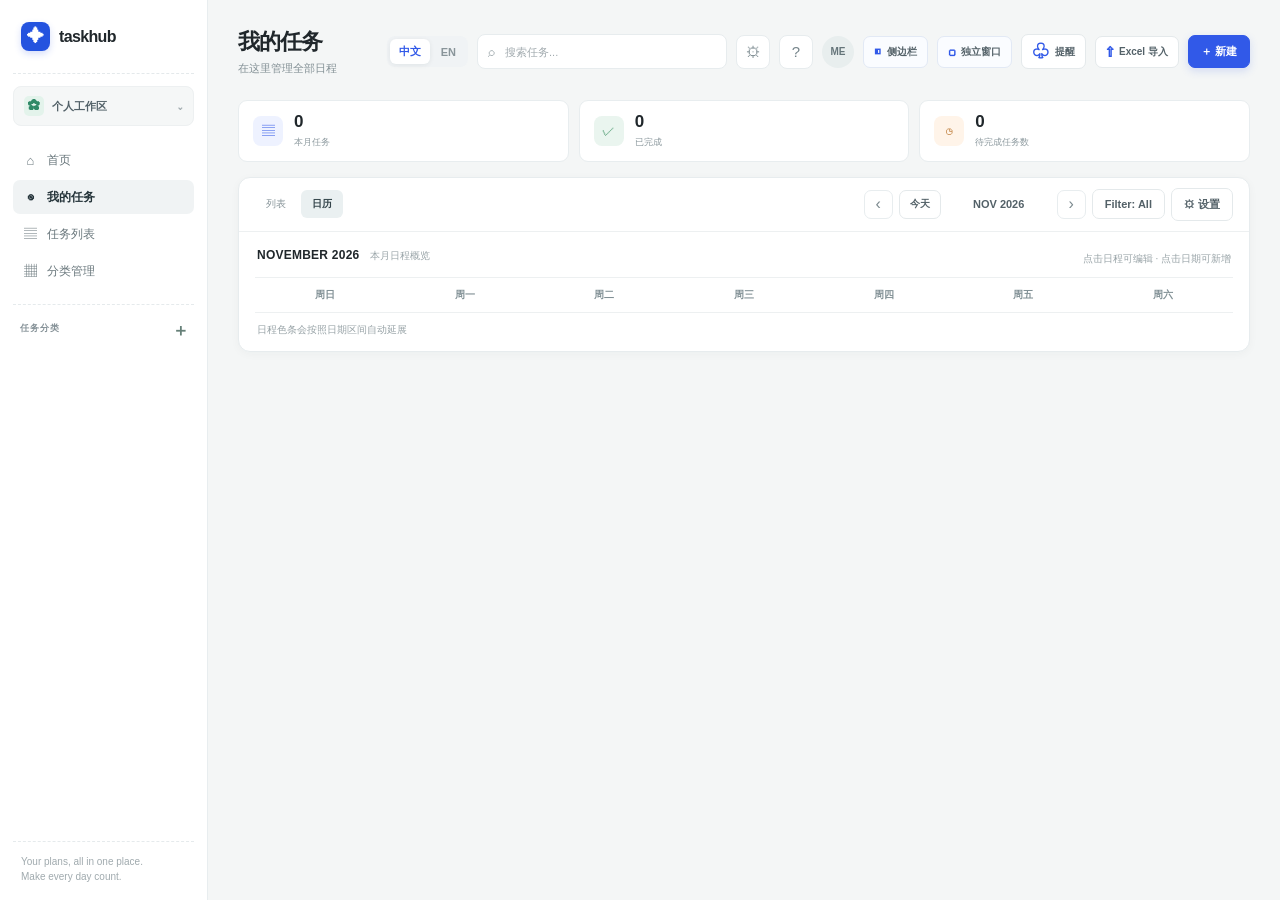
<file: index.html>
<!DOCTYPE html>

<html lang="zh-CN">
<head>
<meta charset="utf-8"/>
<meta content="width=device-width, initial-scale=1.0" name="viewport"/>
<meta content="#f4f6f6" name="theme-color"/>
<title>taskhub · My Tasks</title>
<link href="app.css" rel="stylesheet"/>
</head>
<body>
<div class="app-shell">
<aside class="left-sidebar">
<div class="brand"><div class="brand-mark">✦</div><h1>taskhub</h1></div>
<div class="workspace-switch"><span class="workspace-icon">✿</span><span data-i18n="Personal Workspace">个人工作区</span><span class="chevron">⌄</span></div>
<nav class="nav">
<button class="nav-link" id="homeNav"><span class="nav-icon">⌂</span>首页</button>
<button class="nav-link active" id="myTasksNav"><span class="nav-icon">◉</span>我的任务</button>
<button class="nav-link" id="listNav"><span class="nav-icon">▤</span>任务列表</button>
<button class="nav-link" id="categoriesNav"><span class="nav-icon">▦</span>分类管理</button>
</nav>
<hr class="side-divider"/>
<div class="project-head"><span data-i18n="PROJECTS">任务分类</span><button class="add-project" data-i18n-title="添加分类" id="addCategory" title="添加分类">＋</button></div>
<div class="category-list" id="categoryList"></div>
<div class="sidebar-footer">Your plans, all in one place.<br/>Make every day count.</div>
</aside>
<main class="main-area">
<header class="main-header">
<div class="page-title"><h2 data-i18n="My Tasks">我的任务</h2><p data-i18n="Monitor all of your tasks here">在这里管理全部日程</p></div>
<div class="header-actions">
<div aria-label="Interface language" class="language-switch" role="group"><button class="lang-btn active" data-lang="zh" type="button">中文</button><button class="lang-btn" data-lang="en" type="button">EN</button></div><label class="search-box"><span>⌕</span><input data-i18n-placeholder="Search tasks..." id="searchTasks" placeholder="搜索任务..." type="search"/></label>
<button class="header-icon" data-i18n-title="管理分类" id="manageCatsTop" title="管理分类">⚙</button>
<button class="header-icon" data-i18n-title="使用说明" id="helpButton" title="使用说明">?</button>
<div class="avatar">ME</div>
<button class="btn compact-action view-entry" id="openSidebarButton" type="button" title="在 Edge 侧边栏打开"><span class="action-symbol">◧</span><span data-i18n="侧边栏">侧边栏</span></button>
<button class="btn compact-action view-entry" id="openWindowButton" type="button" title="在独立窗口打开"><span class="action-symbol">▢</span><span data-i18n="独立窗口">独立窗口</span></button>
<button class="btn compact-action reminder-action" id="reminderTop" type="button" title="提醒设置"><span class="action-symbol">♧</span><span data-i18n="提醒">提醒</span></button>
<button class="btn compact-action" id="excelImportTop" type="button"><span class="action-symbol">⇧</span><span data-i18n="Excel 导入">Excel 导入</span></button>
<button class="btn primary" data-i18n="＋ New" id="addTaskTop">＋ 新建</button>
</div>
</header>
<section class="summary-strip">
<div class="summary-card"><div class="summary-icon">▤</div><div class="summary-copy"><strong id="totalTasks">0</strong><span data-i18n="本月任务">本月任务</span></div></div>
<div class="summary-card"><div class="summary-icon">✓</div><div class="summary-copy"><strong id="doneTasks">0</strong><span data-i18n="已完成">已完成</span></div></div>
<div class="summary-card"><div class="summary-icon">◷</div><div class="summary-copy"><strong id="pendingTasks">0</strong><span data-i18n="待完成任务数">待完成任务数</span></div></div>
</section>
<section class="content-panel">
<div class="view-toolbar">
<div class="view-tabs">
<button class="view-tab" data-i18n="List" data-view="list">列表</button>
<button class="view-tab active" data-i18n="Calendar" data-view="calendar">日历</button>
</div>
<div class="calendar-tools">
<button aria-label="上个月" class="icon-btn" id="prevMonth">‹</button>
<button class="btn today-btn" data-i18n="Today" id="goToday">今天</button>
<span class="month-label" id="overviewMonth">NOV 2026</span>
<button aria-label="下个月" class="icon-btn" id="nextMonth">›</button>
<button class="btn" id="filterButton">Filter: All</button><button class="btn" data-i18n="⚙ Settings" data-i18n-title="数据与设置" id="settingsButton" title="数据与设置">⚙ 设置</button>
</div>
</div>
<section class="calendar-panel" id="calendarView">
<div class="calendar-head"><div class="month-title"><h2 id="monthTitle">NOVEMBER 2026</h2><span data-i18n="Your monthly overview" id="monthSubtitle">本月日程概览</span></div><div class="month-controls"><span class="helper" data-i18n="点击任务色条可编辑">点击日程可编辑 · 点击日期可新增</span></div></div>
<div class="weekday-row"><div data-i18n="Sun">周日</div><div data-i18n="Mon">周一</div><div data-i18n="Tue">周二</div><div data-i18n="Wed">周三</div><div data-i18n="Thu">周四</div><div data-i18n="Fri">周五</div><div data-i18n="Sat">周六</div></div>
<div id="calendar"></div>
<div class="empty-hint" data-i18n="还没有任务，点击右上角「＋ New」开始安排。" hidden="" id="calendarHint">暂无任务，点击任意日期快速添加。</div>
<div class="calendar-foot"><span data-i18n="任务色条会按日期区间自动延展">日程色条会按照日期区间自动延展</span><div class="calendar-legend" id="calendarLegend"></div></div>
</section>
<section class="list-view" hidden="" id="listView">
<div class="list-head"><h3><span data-i18n="Task list">任务列表</span><small id="taskCountLabel" style="color:#9aa5a9;font-size:10px;font-weight:500">0 项</small></h3><div class="filters" id="taskFilters"><button class="filter-chip active" data-filter="all" data-i18n="全部">全部</button><button class="filter-chip" data-filter="pending" data-i18n="待完成">待完成</button><button class="filter-chip" data-filter="done" data-i18n="已完成">已完成</button><button class="filter-chip" data-filter="missed" data-i18n="未完成">未完成</button></div></div>
<div class="task-list" id="taskList"></div>
</section>
</section>
</main>
</div>
<button aria-label="新建任务" class="mobile-add" id="mobileAdd">＋</button>
<div class="modal-backdrop" id="taskModalBackdrop">
<div aria-labelledby="taskModalTitle" aria-modal="true" class="modal" role="dialog">
<div class="modal-head"><h3 data-i18n="新建任务" id="taskModalTitle">新建任务</h3><button class="close-btn" data-close="taskModalBackdrop">×</button></div>
<form id="taskForm">
<div class="field"><label data-i18n="任务名称" for="taskTitle">任务名称</label><input data-i18n-placeholder="例如：完成文献综述初稿" id="taskTitle" maxlength="100" placeholder="例如：完成文献综述初稿" required=""/></div>
<div class="date-grid"><div class="field"><label data-i18n="开始日期" for="taskStart">开始日期</label><input id="taskStart" required="" type="date"/></div><div class="field"><label id="taskEndLabel" for="taskEnd">结束日期</label><input id="taskEnd" required="" type="date"/></div></div>
<div class="field"><label data-i18n="任务分类" for="taskCategory">任务分类</label><select id="taskCategory"></select></div>
<div class="completion-row important-row"><div><strong data-i18n="⭐ 重要任务">⭐ 重要任务</strong><span data-i18n="重要任务提示">为这项日程添加星标，日历、任务列表和侧边栏都会显示。</span></div><label class="switch"><input id="taskImportant" role="switch" type="checkbox" aria-label="标记为重要任务"/><span class="switch-slider"></span></label></div>
<div class="completion-row repeat-switch-row" id="repeatTaskSwitchRow"><div><strong data-i18n="设置为重复日程">设置为重复日程</strong><span data-i18n="开启后可设置每天、每周或每月的重复规则">开启后可设置每天、每周或每月的重复规则</span></div><label class="switch"><input id="taskRepeatToggle" role="switch" type="checkbox" aria-label="设置为重复日程"/><span class="switch-slider"></span></label></div>
<div class="repeat-options" id="taskRepeatOptions" hidden>
<div class="repeat-rule-grid"><div class="field"><label for="repeatUnit" data-i18n="重复周期">重复周期</label><select id="repeatUnit"><option value="day" data-i18n="天">天</option><option value="week" data-i18n="周">周</option><option value="month" data-i18n="月">月</option></select></div>
<div class="field"><label for="repeatInterval" data-i18n="重复间隔">重复间隔</label><div class="interval-input"><span data-i18n="每">每</span><input id="repeatInterval" type="number" min="1" max="365" value="1" required disabled/><span id="repeatUnitSuffix" data-i18n="天">天</span></div></div></div>
<div class="field" id="repeatWeekdayField" hidden><label data-i18n="每周重复星期">每周重复星期</label><div class="weekday-picker" id="repeatWeekdays">
<label class="weekday-option"><input type="checkbox" value="0" data-weekday/><span data-i18n="周日">日</span></label>
<label class="weekday-option"><input type="checkbox" value="1" data-weekday/><span data-i18n="周一">一</span></label>
<label class="weekday-option"><input type="checkbox" value="2" data-weekday/><span data-i18n="周二">二</span></label>
<label class="weekday-option"><input type="checkbox" value="3" data-weekday/><span data-i18n="周三">三</span></label>
<label class="weekday-option"><input type="checkbox" value="4" data-weekday/><span data-i18n="周四">四</span></label>
<label class="weekday-option"><input type="checkbox" value="5" data-weekday/><span data-i18n="周五">五</span></label>
<label class="weekday-option"><input type="checkbox" value="6" data-weekday/><span data-i18n="周六">六</span></label>
</div></div>
<div class="repeat-preview" id="repeatPreview" aria-live="polite"></div>
<p class="helper" data-i18n="重复日程说明">生成后的每次日程都可独立编辑、勾选完成或删除；修改其中一次不会改变其他日期。</p>
</div>
<div class="repeat-edit-note" id="repeatEditNote" hidden data-i18n="当前正在编辑重复日程中的单次任务；修改只影响本次。">这属于一项重复日程，修改只影响当前这一次。</div>
<div class="completion-row"><div><strong data-i18n="已完成">已完成</strong><span data-i18n="开启后，日历任务会变成灰色并显示完成标记">开启后，日历任务会变灰并出现完成标记</span></div><label aria-label="切换任务完成状态" class="switch"><input id="taskDone" role="switch" type="checkbox"/><span class="switch-slider"></span></label></div>
<div class="completion-row missed-row"><div><strong data-i18n="未完成">未完成</strong><span data-i18n="标记未完成说明">标记为未完成后留在原日期并显示浅红色；未标记的过期待办自动顺延到今天。</span></div><label class="switch"><input id="taskMissed" role="switch" type="checkbox" aria-label="标记未完成"/><span class="switch-slider"></span></label></div>
<div class="helper" id="taskRangeHelp">选择日期区间后，日程会在日历中连续显示，跨周和跨月自动延续。</div>
<div class="modal-actions"><button class="btn danger" data-i18n="删除任务" hidden="" id="deleteTask" type="button">删除任务</button><div class="modal-actions-right"><button class="btn" data-close="taskModalBackdrop" data-i18n="取消" type="button">取消</button><button class="btn primary" data-i18n="保存任务" type="submit">保存任务</button></div></div>
</form>
</div>
</div>

<div class="modal-backdrop" id="excelImportModalBackdrop">
<div aria-labelledby="excelImportTitle" aria-modal="true" class="modal import-modal" role="dialog">
<div class="modal-head"><h3 id="excelImportTitle" data-i18n="Excel 日程导入">Excel 日程导入</h3><button class="close-btn" data-close="excelImportModalBackdrop" type="button">×</button></div>
<div class="field"><p class="helper" data-i18n="Excel导入说明">先下载固定模板，在 Tasks 工作表填写日程。支持普通日程和重复规则；未知分类会自动创建。</p><a class="btn template-download" href="Taskhub_Import_Template.xlsx" download><span>↓</span><span data-i18n="下载 Excel 模板">下载 Excel 模板</span></a></div>
<div class="field"><label data-i18n="选择 Excel 文件">选择 Excel 文件</label><input accept=".xlsx,application/vnd.openxmlformats-officedocument.spreadsheetml.sheet" hidden id="excelFile" type="file"/><button class="btn" id="chooseExcelFile" type="button" data-i18n="选择 .xlsx 文件">选择 .xlsx 文件</button><span class="selected-file" id="excelFileName"></span></div>
<div class="import-preview" id="excelImportPreview" hidden><strong id="excelImportSummary"></strong><ul id="excelImportErrors"></ul></div>
<div class="modal-actions"><button class="btn" data-close="excelImportModalBackdrop" data-i18n="取消" type="button">取消</button><button class="btn primary" id="commitExcelImport" type="button" disabled data-i18n="导入日程">导入日程</button></div>
</div>
</div>

<div class="modal-backdrop" id="reminderModalBackdrop">
<div aria-labelledby="reminderModalTitle" aria-modal="true" class="modal reminder-modal" role="dialog">
  <div class="modal-head"><h3 id="reminderModalTitle" data-i18n="每日提醒设置">每日提醒设置</h3><button class="close-btn" data-close="reminderModalBackdrop" type="button">×</button></div>
  <div class="reminder-intro"><span class="reminder-intro-icon">♧</span><div><strong data-i18n="按时提醒今日事项">按时提醒今日事项</strong><p data-i18n="提醒说明">每天可设置多个时间，通知会显示当日待办及尚未完成的过期任务。</p></div></div>
  <div class="completion-row reminder-switch-row"><div><strong data-i18n="开启桌面通知">开启桌面通知</strong><span data-i18n="仅在你设置的时刻提醒；无待完成事项时不打扰。">仅在你设置的时刻提醒；无待完成事项时不打扰。</span></div><label class="switch"><input id="reminderEnabled" role="switch" type="checkbox" aria-label="开启每日提醒"/><span class="switch-slider"></span></label></div>
  <div class="field reminder-time-field"><label data-i18n="每天提醒时间">每天提醒时间</label><div class="reminder-time-editor"><input id="reminderTimeInput" type="time" value="09:00" aria-label="选择提醒时间"/><button class="btn primary" id="addReminderTime" type="button" data-i18n="添加时间">＋ 添加时间</button></div><div class="reminder-time-chips" id="reminderTimeChips" aria-live="polite"></div><p class="helper" data-i18n="最多设置12个提醒时刻，点击时间右侧的叉号可删除。">最多设置 12 个提醒时刻，点击时间右侧的 × 可删除。</p></div>
  <div class="field"><label data-i18n="常用时间">常用时间</label><div class="reminder-presets"><button type="button" class="preset-time" data-time="08:00">＋ 08:00</button><button type="button" class="preset-time" data-time="12:00">＋ 12:00</button><button type="button" class="preset-time" data-time="18:00">＋ 18:00</button><button type="button" class="preset-time" data-time="21:00">＋ 21:00</button></div></div>
  <div class="reminder-preview"><div class="reminder-preview-title"><strong data-i18n="今日待办预览">今日待办预览</strong><span id="reminderDateLabel"></span></div><div id="reminderTodayPreview" class="reminder-today-list"></div></div>
  <p class="reminder-status" id="reminderStatus" aria-live="polite"></p>
  <p class="helper" data-i18n="提醒使用说明">请保持 Edge 运行并允许 Windows 或 macOS 的浏览器通知。电脑休眠、关机或系统勿扰时，通知可能延迟或不显示。</p>
  <div class="modal-actions"><button type="button" class="btn" id="testReminder" data-i18n="发送测试通知">发送测试通知</button><button type="button" class="btn primary" data-close="reminderModalBackdrop" data-i18n="完成">完成</button></div>
</div>
</div>
<div class="modal-backdrop" id="categoryModalBackdrop">
<div aria-labelledby="categoryModalTitle" aria-modal="true" class="modal" role="dialog">
<div class="modal-head"><h3 data-i18n="添加分类" id="categoryModalTitle">添加分类</h3><button class="close-btn" data-close="categoryModalBackdrop">×</button></div>
<form id="categoryForm">
<div class="field"><label data-i18n="分类名称" for="categoryName">分类名称</label><input data-i18n-placeholder="例如：雅思备考" id="categoryName" maxlength="24" placeholder="例如：雅思备考" required=""/></div>
<div class="field"><label data-i18n="标记颜色" id="categoryColorLabel">标记颜色</label>
<div class="color-palette" id="colorPalette" role="group" aria-labelledby="categoryColorLabel"></div>
<div class="custom-color-row"><button type="button" class="custom-color-trigger" id="customColorTrigger"><span class="custom-color-dot" id="customColorDot"></span><span data-i18n="自定义颜色">自定义颜色</span><span class="custom-color-hex" id="customColorHex">#7896B8</span></button><input id="categoryColor" type="color" value="#7896b8" aria-label="Custom color"/></div>
<p class="helper" data-i18n="点击色卡快速选择，或使用调色盘自定义。">点击色卡快速选择，或使用调色盘自定义。</p></div>
<div class="modal-actions"><button class="btn danger" data-i18n="删除分类" hidden="" id="deleteCategory" type="button">删除分类</button><div class="modal-actions-right"><button class="btn" data-close="categoryModalBackdrop" data-i18n="取消" type="button">取消</button><button class="btn primary" data-i18n="保存分类" type="submit">保存分类</button></div></div>
</form>
</div>
</div>
<div class="modal-backdrop" id="settingsModalBackdrop">
<div aria-labelledby="settingsTitle" aria-modal="true" class="modal" role="dialog">
<div class="modal-head"><h3 data-i18n="Data &amp; Settings · 数据管理" id="settingsTitle">数据与设置</h3><button class="close-btn" data-close="settingsModalBackdrop">×</button></div>
<div class="field"><strong data-i18n="自动保存已启用">自动保存已启用</strong><p class="helper" data-i18n="任务和分类自动保存在本 Edge 扩展中。正常更新且扩展 ID 不变时，无需迁移。">所有任务和分类自动保存在当前扩展中；使用同一扩展更新无需迁移。</p></div>
<div class="field"><strong data-i18n="每日提醒">每日提醒</strong><p class="helper" data-i18n="提醒设置入口说明">可设置每天多次的 Edge 桌面提醒，汇总今天及逾期未完成的任务。</p><button class="btn" id="openReminderFromSettings" type="button" data-i18n="设置提醒时间">设置提醒时间</button></div>
<div class="field"><strong data-i18n="安全备份（可选）">安全备份（可选）</strong><p class="helper" data-i18n="只有更换电脑、卸载扩展或意外丢失数据时，才需要使用备份。">只有更换电脑或重装扩展时，才建议使用备份。</p></div>
<div class="modal-actions" style="justify-content:flex-start;gap:10px;flex-wrap:wrap"><button class="btn" data-i18n="备份到文件" id="exportData" type="button">备份到文件</button><button class="btn" data-i18n="从备份恢复" id="importData" type="button">从备份恢复</button><input accept=".json,application/json" hidden="" id="importFile" type="file"/></div>
<p aria-live="polite" class="helper" data-i18n="正在读取存储状态…" id="storageStatus">正在读取存储状态…</p>
</div>
</div>
<div class="toast" id="toast"></div>
<script defer="" src="app.js"></script>
</body>
</html>
</file>
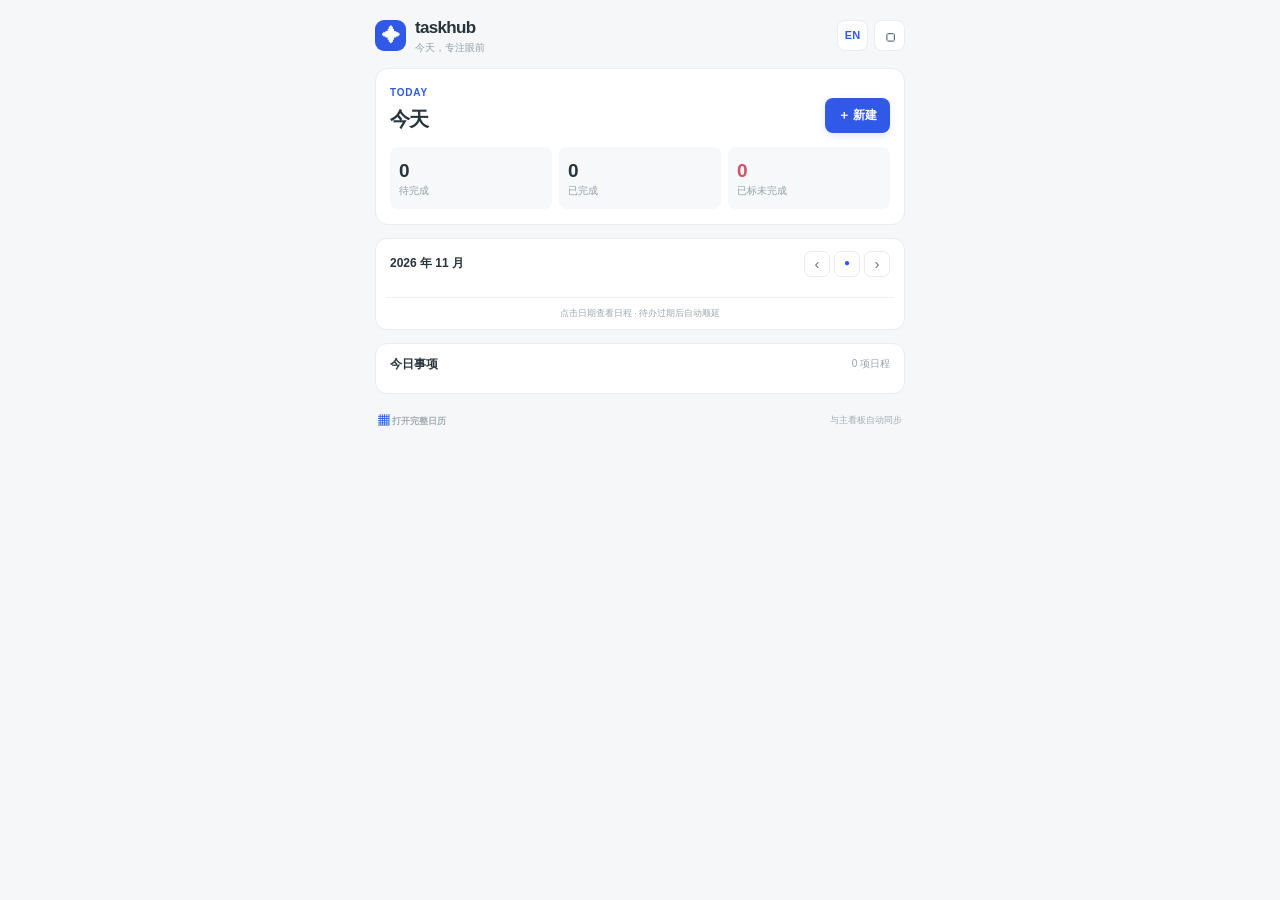
<file: sidepanel.html>
<!DOCTYPE html>
<html lang="zh-CN">
<head><meta charset="utf-8"><meta name="viewport" content="width=device-width,initial-scale=1"><meta name="theme-color" content="#f5f7f8"><title>Taskhub · Sidebar</title><link rel="stylesheet" href="sidepanel.css"></head>
<body>
<div class="shell">
  <header class="head">
    <div class="brand"><span class="mark">✦</span><div><strong>taskhub</strong><small id="subheading">今天，专注眼前</small></div></div>
    <div class="head-controls"><button class="lang" id="language" title="切换语言 / Language">EN</button><button class="square" id="openWindow" title="独立窗口 / New window" aria-label="独立窗口">▢</button></div>
  </header>
  <section class="hero">
    <div class="hero-top"><div><span class="eyebrow" id="dateLabel">TODAY</span><h1 id="heroDate">今天</h1></div><button class="new" id="newTask">＋ <span id="newLabel">新建</span></button></div>
    <div class="stat-grid"><div class="stat"><span id="pendingCount">0</span><small id="pendingLabel">待完成</small></div><div class="stat"><span id="doneCount">0</span><small id="doneLabel">已完成</small></div><div class="stat"><span id="missedCount">0</span><small id="missedLabel">已标未完成</small></div></div>
  </section>
  <section class="calendar-card"><div class="calendar-header"><strong id="monthName">2026 年 11 月</strong><div class="arrows"><button id="prevMonth" aria-label="上个月">‹</button><button id="toToday" aria-label="回到今天">●</button><button id="nextMonth" aria-label="下个月">›</button></div></div><div class="weekday" id="weekdays"></div><div class="month-grid" id="monthGrid"></div><div class="calendar-help" id="calendarHelp">点击日期查看日程 · 待办过期后自动顺延</div></section>
  <section class="tasks"><div class="task-head"><strong id="selectedHeading">今日事项</strong><span class="hint" id="taskCaption">0 项日程</span></div><div id="taskList"></div></section>
  <section class="missed-area" id="missedArea" hidden><div class="task-head"><strong id="missedHeading">已标记未完成</strong></div><div id="missedList"></div></section>
  <footer><button id="fullBoard">▦ <span id="fullLabel">打开完整日历</span></button><span id="saveHint">与主看板自动同步</span></footer>
</div>
<div class="overlay" id="quickOverlay" hidden><form class="quick-form" id="quickForm"><div class="form-title"><strong id="quickTitle">快速新建日程</strong><button type="button" id="closeQuick" aria-label="关闭">×</button></div><label id="labelTitle" for="titleInput">日程名称</label><input id="titleInput" maxlength="100" required placeholder="输入任务名称"><div class="dates"><div><label id="labelStart" for="startInput">开始日期</label><input type="date" id="startInput" required></div><div><label id="labelEnd" for="endInput">结束日期</label><input type="date" id="endInput" required></div></div><label id="labelCategory" for="categoryInput">分类</label><select id="categoryInput"></select><label class="important-quick" for="importantInput"><input type="checkbox" id="importantInput"><span id="importantLabel">⭐ 标记为重要任务</span></label><p id="repeatTip">重复规则可在完整看板中设置。</p><button type="submit" class="save" id="saveQuick">保存日程</button></form></div>
<div id="toast" role="status"></div>
<script src="sidepanel.js" defer></script>
</body></html>
</file>
<file: app.css>
:root{--bg:#f4f6f6;--paper:#fff;--ink:#20272b;--muted:#7e8a8f;--line:#e7ecee;--soft:#f3f6f7;--blue:#3159e8;--blue-soft:#eef2ff;--shadow:0 2px 10px rgba(26,43,52,.035);--radius:12px}
*{box-sizing:border-box}html,body{min-height:100%;margin:0}body{background:var(--bg);color:var(--ink);font-family:Inter,-apple-system,BlinkMacSystemFont,"Segoe UI","PingFang SC","Microsoft YaHei",sans-serif;font-size:13px}button,input,select{font:inherit}button{cursor:pointer}.app-shell{min-height:100vh;display:grid;grid-template-columns:208px minmax(0,1fr)}
.left-sidebar{position:sticky;top:0;height:100vh;background:#fff;border-right:1px solid #e8edef;padding:22px 13px 16px;display:flex;flex-direction:column;overflow:auto}.brand{display:flex;align-items:center;gap:9px;padding:0 8px 22px;border-bottom:1px dashed #e4e9eb}.brand-mark{width:29px;height:29px;border-radius:8px;background:#2453df;color:white;display:grid;place-items:center;font-size:17px;font-weight:800;box-shadow:0 3px 7px #3159e833}.brand h1{font-size:16px;margin:0;font-weight:780;letter-spacing:-.04em}.workspace-switch{margin:12px 0 17px;padding:9px 10px;background:#f5f7f7;border:1px solid #edf0f1;border-radius:8px;display:flex;align-items:center;gap:8px;font-size:11px;font-weight:650;color:#526168}.workspace-icon{width:20px;height:20px;border-radius:5px;background:#e3f3eb;color:#318a68;display:grid;place-items:center;font-size:12px}.chevron{margin-left:auto;color:#9aa5a9}.nav{display:flex;flex-direction:column;gap:3px}.nav-link{height:34px;border:0;background:transparent;border-radius:7px;text-align:left;padding:0 10px;color:#69777c;font-size:12px;display:flex;align-items:center;gap:9px}.nav-link .nav-icon{width:15px;text-align:center;font-size:13px}.nav-link:hover{background:#f5f7f7}.nav-link.active{background:#f0f3f4;color:#25343a;font-weight:700}.side-divider{border:0;border-top:1px dashed #e5eaec;margin:16px 0 13px}.project-head{display:flex;align-items:center;justify-content:space-between;padding:0 7px 8px;color:#859197;font-size:9px;font-weight:800;letter-spacing:.1em}.add-project{width:21px;height:21px;border:0;background:transparent;color:#668078;border-radius:6px;font-size:17px}.add-project:hover{background:#edf4f1}.category-list{display:flex;flex-direction:column;gap:3px}.category-row{display:flex;align-items:center;gap:3px;border-radius:7px;min-width:0;padding:0 4px 0 0}.category-row:hover,.category-row.selected{background:#f1f5f6}.category-select{height:31px;flex:1;min-width:0;border:0;background:transparent;display:flex;align-items:center;gap:8px;text-align:left;padding:0 7px;color:#627177;font-size:11px}.category-row.selected .category-select{color:#26353a;font-weight:700}.project-dot{width:11px;height:11px;border-radius:3px;flex:none;box-shadow:inset 0 0 0 1px #0000000a}.all-dot{display:grid;place-items:center;background:#dce7ff;color:#3159e8;font-size:8px}.cat-name{overflow:hidden;text-overflow:ellipsis;white-space:nowrap}.category-count{margin-left:auto;color:#a2adb1;font-size:9px}.category-actions{display:flex;opacity:0}.category-row:hover .category-actions{opacity:1}.category-actions .mini-btn{font-size:15px}.sidebar-footer{margin-top:auto;padding:12px 8px 0;color:#a0aaae;font-size:10px;line-height:1.5;border-top:1px dashed #e5eaec}
.main-area{min-width:0;padding:27px 30px 35px}.main-header{display:flex;align-items:center;justify-content:space-between;gap:18px;margin-bottom:24px}.page-title h2{font-size:22px;letter-spacing:-.04em;margin:0 0 4px;font-weight:760}.page-title p{margin:0;color:#849196;font-size:11px}.header-actions{display:flex;align-items:center;gap:9px}.search-box{width:min(250px,26vw);height:35px;background:#fff;border:1px solid #e7ecee;border-radius:8px;display:flex;align-items:center;gap:8px;padding:0 10px;color:#9aa5a9}.search-box input{width:100%;border:0;outline:0;background:transparent;color:#35444a;font-size:11px}.search-box input::placeholder{color:#a1aaae}.header-icon{width:34px;height:34px;border:1px solid #e7ecee;background:#fff;border-radius:8px;color:#75848a;font-size:15px}.avatar{width:32px;height:32px;border-radius:50%;background:#e8eeee;color:#65757a;display:grid;place-items:center;font-size:10px;font-weight:700}.btn{border:1px solid #e4e9eb;background:#fff;color:#536168;padding:8px 12px;border-radius:7px;font-size:11px;font-weight:650;transition:.16s}.btn:hover{background:#f8fafa}.btn.primary{background:var(--blue);color:white;border-color:var(--blue);box-shadow:0 3px 8px #3159e82b}.btn.primary:hover{background:#244bd2}.btn.ghost{background:transparent}.content-panel{background:#fff;border:1px solid #e7ecee;border-radius:12px;box-shadow:var(--shadow);overflow:hidden}.view-toolbar{min-height:53px;padding:10px 16px;display:flex;align-items:center;justify-content:space-between;gap:12px;border-bottom:1px solid #edf0f1}.view-tabs{display:flex;align-items:center;gap:4px}.view-tab{border:0;background:transparent;color:#89969b;padding:7px 11px;border-radius:6px;font-size:10px}.view-tab:hover{background:#f6f8f8}.view-tab.active{background:#eaf0f1;color:#34454b;font-weight:750}.calendar-tools{display:flex;align-items:center;gap:6px}.icon-btn{width:29px;height:29px;border:1px solid #e8edef;border-radius:7px;background:#fff;color:#7b898e;display:grid;place-items:center;font-size:16px}.icon-btn:hover{background:#f5f8f8}.today-btn{height:29px;padding:0 10px;font-size:10px}.month-label{font-size:11px;color:#536168;font-weight:650;padding:0 5px;min-width:104px;text-align:center}.calendar-panel{padding:0 16px 14px}.calendar-head{display:flex;align-items:center;justify-content:space-between;padding:13px 2px 11px}.month-title{display:flex;align-items:baseline;gap:10px}.month-title h2{font-size:12px;margin:0;font-weight:750;letter-spacing:.02em}.month-title span{font-size:10px;color:#9aa5a9}.month-controls{display:flex;align-items:center;gap:6px}.weekday-row,.week-days,.week-bars{display:grid;grid-template-columns:repeat(7,minmax(0,1fr))}.weekday-row{border-top:1px solid #edf0f1;border-bottom:1px solid #edf0f1;padding:0}.weekday-row div{text-align:center;color:#819095;font-size:10px;font-weight:650;padding:10px 0}.week{position:relative;border-bottom:1px solid #edf0f1;padding-bottom:6px;margin-bottom:0;background:repeating-linear-gradient(to right,transparent 0,transparent calc(14.285714% - 1px),#f0f3f4 calc(14.285714% - 1px),#f0f3f4 14.285714%)}.week:last-child{border-bottom:0}.week-days{min-height:27px}.day{position:relative;display:flex;justify-content:flex-end;align-items:flex-start;padding:7px 8px 0;min-width:0}.day-num{width:20px;height:20px;border-radius:50%;display:grid;place-items:center;font-size:10px;color:#68777c}.day.outside .day-num{color:#c1c9cc}.day.today .day-num{background:var(--blue);color:#fff;font-weight:750}.week-bars{grid-auto-rows:22px;row-gap:3px;padding:0 2px 3px}.event{min-width:0;border:0;border-radius:4px;padding:3px 6px 2px;color:#34434a;font-size:9px;font-weight:650;text-align:left;white-space:nowrap;overflow:hidden;text-overflow:ellipsis;line-height:16px;opacity:.98;cursor:pointer;box-shadow:inset 0 0 0 1px #00000006}.event:hover{filter:brightness(.97);outline:1px solid #0002}.event.continues-left{border-top-left-radius:2px;border-bottom-left-radius:2px}.event.continues-right{border-top-right-radius:2px;border-bottom-right-radius:2px}.event.done{text-decoration:line-through;opacity:.48}.empty-hint{text-align:center;color:#9ba6aa;font-size:11px;padding:34px 0 22px}.calendar-foot{display:flex;align-items:center;justify-content:space-between;padding:10px 2px 0;color:#98a3a7;font-size:10px}.calendar-legend{display:flex;align-items:center;gap:12px;flex-wrap:wrap}.legend-item{display:flex;align-items:center;gap:5px}.legend-dot{width:7px;height:7px;border-radius:2px}.summary-strip{display:grid;grid-template-columns:repeat(3,minmax(0,1fr));gap:10px;margin-bottom:15px}.summary-card{background:#fff;border:1px solid #e8edef;border-radius:9px;padding:12px 14px;display:flex;align-items:center;gap:11px}.summary-icon{width:30px;height:30px;border-radius:8px;background:#eef2ff;color:#3159e8;display:grid;place-items:center;font-size:13px}.summary-card:nth-child(2) .summary-icon{background:#eaf5ef;color:#4e9a70}.summary-card:nth-child(3) .summary-icon{background:#fff4e9;color:#c58a4d}.summary-copy strong{display:block;font-size:17px;line-height:1.1}.summary-copy span{display:block;color:#8c999e;font-size:9px;margin-top:4px}.progress-mini{margin-left:auto;width:60px;height:4px;background:#edf0f1;border-radius:9px;overflow:hidden}.progress-fill{height:100%;width:0;background:#65a77c;border-radius:9px;transition:width .25s}.list-view{padding:15px 18px 18px}.list-head{display:flex;align-items:center;justify-content:space-between;margin-bottom:12px}.list-head h3{margin:0;font-size:13px}.filters{display:flex;gap:5px;flex-wrap:wrap}.filter-chip{border:1px solid #e8edef;border-radius:6px;background:#fff;padding:5px 9px;font-size:10px;color:#7b898e}.filter-chip.active{background:#edf1ff;color:#3159e8;border-color:#dce4ff;font-weight:700}.task-list{display:flex;flex-direction:column;gap:0;max-height:560px;overflow:auto}.task-item{display:grid;grid-template-columns:17px minmax(0,1fr) auto;gap:10px;align-items:center;padding:12px 8px;border-bottom:1px solid #eff2f3}.task-item:last-child{border-bottom:0}.task-item input{accent-color:var(--blue);margin:0}.task-name{font-size:11px;line-height:1.45;font-weight:650;overflow-wrap:anywhere}.task-name.done{text-decoration:line-through;color:#9ca6aa}.task-meta{font-size:9px;color:#94a0a4;margin-top:4px}.task-actions{display:flex;gap:3px}.mini-btn{border:0;background:transparent;color:#9aa5a9;padding:3px 5px;font-size:12px;border-radius:5px}.mini-btn:hover{background:#f0f3f4;color:#46565c}.modal-backdrop{position:fixed;inset:0;background:#1c2a3066;display:none;align-items:center;justify-content:center;padding:18px;z-index:20}.modal-backdrop.open{display:flex}.modal{width:min(100%,440px);background:#fff;border:1px solid #e8edef;border-radius:13px;padding:22px;box-shadow:0 20px 70px #0003;max-height:90vh;overflow:auto}.modal-head{display:flex;justify-content:space-between;align-items:center;margin-bottom:18px}.modal-head h3{margin:0;font-size:16px}.close-btn{border:0;background:#f1f4f5;width:29px;height:29px;border-radius:7px;font-size:17px;color:#68777c}.field{margin-bottom:14px}.field label{display:block;font-size:10px;color:#718087;font-weight:700;margin-bottom:7px}.field input,.field select{width:100%;border:1px solid #e2e8ea;border-radius:7px;padding:10px 11px;background:#fff;color:#29383e;outline:none;font-size:12px}.field input:focus,.field select:focus{border-color:#9aa9ef;box-shadow:0 0 0 3px #3159e812}.date-grid{display:grid;grid-template-columns:1fr 1fr;gap:10px}.color-input{display:flex;align-items:center;gap:10px}.color-input input[type=color]{width:44px;height:36px;padding:3px;border:1px solid #e2e8ea;border-radius:7px;background:white}.modal-actions{display:flex;justify-content:space-between;gap:8px;margin-top:20px}.modal-actions-right{display:flex;gap:7px}.btn.danger{color:#bd5555;border-color:#f1dddd}.helper{font-size:10px;color:#98a3a7;line-height:1.5;margin-top:6px}.toast{position:fixed;left:50%;bottom:24px;transform:translate(-50%,15px);background:#26363c;color:white;padding:10px 15px;border-radius:8px;font-size:11px;opacity:0;pointer-events:none;transition:.2s;z-index:30}.toast.show{opacity:1;transform:translate(-50%,0)}.mobile-add{display:none}
@media(max-width:1000px){.app-shell{grid-template-columns:180px minmax(0,1fr)}.main-area{padding:22px 18px}.search-box{width:190px}}
@media(max-width:720px){.app-shell{display:block}.left-sidebar{position:relative;height:auto;padding:12px 14px;border-right:0;border-bottom:1px solid #e8edef}.brand{padding:0 4px 10px;border:0}.workspace-switch,.side-divider,.nav,.project-head,.category-list,.sidebar-footer{display:none}.main-area{padding:17px 10px 30px}.main-header{align-items:flex-start;flex-direction:column;margin-bottom:14px}.header-actions{width:100%}.search-box{flex:1;width:auto}.avatar{display:none}.view-toolbar{align-items:flex-start;flex-direction:column}.calendar-tools{width:100%;justify-content:flex-end}.calendar-panel{padding:0 7px 10px}.calendar-head{padding:10px 2px}.month-title{display:block}.month-title h2{font-size:11px}.month-title span{display:block;margin-top:3px}.weekday-row div{font-size:9px;padding:8px 0}.day{padding:6px 3px 0}.day-num{width:18px;height:18px;font-size:9px}.week-days{min-height:24px}.week-bars{grid-auto-rows:20px;row-gap:2px;padding:0 1px 3px}.event{font-size:8px;padding:2px 3px;line-height:15px}.summary-strip{gap:5px}.summary-card{padding:9px 7px;gap:6px}.summary-icon{width:24px;height:24px;font-size:11px}.summary-copy strong{font-size:14px}.summary-copy span{font-size:8px}.progress-mini{display:none}.mobile-add{display:block;position:fixed;right:17px;bottom:17px;width:48px;height:48px;border:0;border-radius:50%;background:var(--blue);color:white;font-size:24px;box-shadow:0 6px 18px #3159e844;z-index:10}}

/* Completed-task switch and distinctive calendar styling */
.completion-row{display:flex;align-items:center;justify-content:space-between;gap:16px;padding:13px 14px;margin-top:5px;border:1px solid #e5ebed;border-radius:9px;background:#fafbfb}.completion-row strong{font-size:12px;display:block;color:#3c4b51}.completion-row span:not(.switch-slider){font-size:10px;display:block;color:#91a0a5;margin-top:5px;line-height:1.4}.switch{position:relative;width:42px;height:24px;flex-shrink:0;display:inline-block}.switch input{opacity:0;width:0;height:0;position:absolute}.switch-slider{position:absolute;inset:0;border-radius:30px;background:#cbd5da;transition:background .2s;cursor:pointer}.switch-slider:before{content:'';position:absolute;width:18px;height:18px;left:3px;top:3px;border-radius:50%;background:white;box-shadow:0 1px 4px #0002;transition:transform .2s}.switch input:checked+.switch-slider{background:#59a37f}.switch input:checked+.switch-slider:before{transform:translateX(18px)}.switch input:focus-visible+.switch-slider{outline:3px solid #9bb5ff;outline-offset:2px}.event.done{background:#f1f4f5!important;border-left-color:#aab8bc!important;color:#97a3a8!important;text-decoration:line-through;opacity:1;box-shadow:inset 0 0 0 1px #dde4e7}.event.done:hover{background:#e8edef!important;color:#78868b!important}.task-item:has(input:checked){background:#fafbfb}

.calendar-tools{flex-wrap:wrap;}

/* v1.1 locale + quick-add days */
.language-switch{display:flex;align-items:center;background:#f0f3f5;padding:3px;gap:2px;border-radius:8px;flex:none}
.lang-btn{padding:5px 9px;background:transparent;border:0;border-radius:6px;font-size:11px;color:#89959a;font-weight:650}
.lang-btn.active{background:#fff;color:#3159e8;box-shadow:0 1px 5px #14222b13}
.day{appearance:none;border:0;background:transparent;font:inherit;cursor:pointer;text-align:inherit;border-radius:0}
.day:hover{background:#3159e80d}
.day:hover .day-num{outline:1px solid #a3b8f4;color:#3159e8}
.day:focus-visible{outline:2px solid #3159e8;outline-offset:-2px;z-index:1}
.day.today:hover .day-num{color:#fff}
@media(max-width:950px){.header-actions{flex-wrap:wrap;justify-content:flex-end}.language-switch{order:2}}

/* V1.2 palette: bright one-click presets and optional native color picker */
.color-palette{display:grid;grid-template-columns:repeat(6,minmax(0,1fr));gap:9px;margin:7px 0 13px}
.palette-swatch{position:relative;min-width:0;height:34px;border-radius:8px;border:2px solid transparent;box-shadow:inset 0 0 0 1px #00000010;transition:transform .13s,box-shadow .13s}
.palette-swatch:hover{transform:translateY(-2px);box-shadow:0 3px 11px #00000018}
.palette-swatch.selected{border:2px solid #fff;outline:2px solid #36495c;outline-offset:1px}
.palette-swatch.selected::after{content:'✓';position:absolute;inset:0;display:grid;place-items:center;color:white;text-shadow:0 1px 3px #0009;font-weight:800;font-size:15px}
.palette-swatch:focus-visible,.custom-color-trigger:focus-visible{outline:3px solid #3159e8;outline-offset:3px}
.custom-color-row{position:relative;display:flex;align-items:center}
.custom-color-trigger{display:flex;align-items:center;gap:10px;width:100%;min-height:40px;padding:8px 11px;border:1px solid #e2e8ea;background:#fff;border-radius:8px;color:#526168;text-align:left;font-size:11px}
.custom-color-trigger:hover{background:#f8fafb}.custom-color-trigger.selected{border-color:#5f7fee;background:#f7f9ff}
.custom-color-dot{width:19px;height:19px;border-radius:6px;border:1px solid #00000014;flex:none}
.custom-color-hex{margin-left:auto;font-family:ui-monospace,Consolas,monospace;font-size:10px;color:#8b969b}
.custom-color-row input[type=color]{position:absolute;right:2px;top:2px;width:1px;height:1px;opacity:0;pointer-events:none}
@media(max-width:480px){.color-palette{gap:7px}.palette-swatch{height:31px}}


/* V1.3 recurring schedules + Excel import */
.compact-action{display:inline-flex;align-items:center;gap:6px;white-space:nowrap;padding:8px 10px;font-size:10px}
.action-symbol{font-size:14px;line-height:1;color:#3159e8;font-weight:800}
.repeat-rule-grid{display:grid;grid-template-columns:1fr 1fr;gap:10px}
.interval-input{display:flex;align-items:center;gap:8px;border:1px solid #e2e8ea;border-radius:7px;padding:0 10px;background:#fff;min-height:37px;color:#718087;font-size:11px}
.interval-input input{border:0!important;box-shadow:none!important;padding:8px 2px!important;min-width:0;text-align:center;width:54px;font-weight:700;color:#29383e}
.weekday-picker{display:flex;gap:6px;flex-wrap:wrap}
.weekday-option{display:flex!important;align-items:center;justify-content:center;gap:5px;min-width:38px;padding:7px 9px;border:1px solid #e2e8ea;border-radius:7px;background:#fff;color:#718087;cursor:pointer;margin:0!important;font-size:10px!important}
.weekday-option input{width:13px;height:13px;margin:0;accent-color:#3159e8}
.weekday-option:has(input:checked){border-color:#9eb0f1;background:#f3f6ff;color:#3159e8;font-weight:750}
.repeat-preview{padding:10px 12px;border-radius:8px;background:#eef5ff;color:#4366a8;font-size:11px;font-weight:700;margin:8px 0}
.repeat-preview.warning{background:#fff2ed;color:#b35b43}
.import-modal{width:min(100%,520px)}
.template-download{display:inline-flex;align-items:center;gap:8px;text-decoration:none;margin-top:5px}
.selected-file{display:block;color:#829096;font-size:10px;margin-top:7px;overflow-wrap:anywhere}
.import-preview{margin:12px 0;padding:12px;border:1px solid #e4eaed;border-radius:8px;background:#f8fafb;color:#46575e;font-size:11px;line-height:1.55}
.import-preview ul{margin:8px 0 0;padding-left:18px;color:#b35b43;max-height:120px;overflow:auto}
.import-preview li{margin:3px 0}
@media(max-width:950px){.compact-action{padding:7px 8px}}
@media(max-width:720px){.header-actions{gap:6px}.compact-action{font-size:9px;padding:7px}.action-symbol{font-size:12px}.repeat-rule-grid{gap:7px}}

.btn:disabled{opacity:.42;cursor:not-allowed;box-shadow:none;filter:saturate(.55)}


/* V1.4 daily reminders */
.reminder-modal{width:min(100%,525px)}
.reminder-action .action-symbol{font-size:17px}
.reminder-intro{display:flex;gap:11px;align-items:center;background:#f5f8ff;border:1px solid #e8edff;border-radius:9px;padding:13px 14px;margin-bottom:13px}
.reminder-intro-icon{width:36px;height:36px;border-radius:11px;background:#e5edff;display:flex;align-items:center;justify-content:center;color:#3159e8;font-size:23px;flex:none}
.reminder-intro strong{font-size:12px;color:#33465d}
.reminder-intro p{font-size:10px;color:#7187a0;margin:5px 0 0;line-height:1.5}
.reminder-switch-row{margin-bottom:15px}
.reminder-time-editor{display:flex;align-items:center;gap:9px;margin:8px 0 10px}
.reminder-time-editor input{width:165px;min-height:37px;font-size:12px;color:#344b62;border-radius:8px;padding:8px 12px;border:1px solid #e2e8ea;background:white}
.reminder-time-editor button{white-space:nowrap}
.reminder-time-chips{display:flex;flex-wrap:wrap;gap:7px;min-height:34px}
.reminder-chip{display:inline-flex;align-items:center;gap:9px;background:#f1f5ff;border:1px solid #dfe7fc;border-radius:20px;padding:6px 7px 6px 11px;color:#3e61a0;font-size:12px;font-weight:750;font-variant-numeric:tabular-nums}
.reminder-chip button{border:0;background:#dfe9ff;color:#5b71a3;width:17px;height:17px;display:inline-grid;place-items:center;border-radius:50%;font-size:13px;padding:0;line-height:1}
.reminder-chip button:hover{background:#cddfff;color:#2340a4}
.reminder-presets{display:flex;flex-wrap:wrap;gap:7px;margin:7px 0 5px}
.preset-time{border:1px solid #e1e8ef;background:#fff;border-radius:7px;padding:7px 12px;color:#6d7f8e;font-size:11px;cursor:pointer}
.preset-time:hover{border-color:#9eb4f4;color:#3159e8;background:#f5f7ff}
.reminder-preview{background:#f9fafb;border:1px solid #e5eaed;border-radius:10px;margin-top:14px;padding:13px}
.reminder-preview-title{display:flex;align-items:center;justify-content:space-between;gap:8px;font-size:11px;color:#344951;margin-bottom:9px}
.reminder-preview-title span{color:#8b9ba4;font-size:10px;font-variant-numeric:tabular-nums}
.reminder-today-list{font-size:11px;color:#61717b;line-height:1.65}
.reminder-mini-stat{display:flex;gap:11px;flex-wrap:wrap;margin-bottom:9px}
.reminder-mini-stat span{background:white;padding:4px 9px;border-radius:6px;border:1px solid #e7edef}
.reminder-task{display:flex;align-items:center;gap:7px;margin:4px 0;color:#364953}
.reminder-task-dot{width:7px;height:7px;border-radius:50%;background:#436bfa;flex:none}
.reminder-task.overdue{color:#b26a54}.reminder-task.overdue .reminder-task-dot{background:#d78354}
.reminder-status{font-size:11px;color:#4d7a9f;background:#eff6fc;padding:9px 12px;border-radius:7px;line-height:1.4;margin:13px 0}
.reminder-status.off{color:#8c9498;background:#f3f5f6}
.reminder-status.error{color:#b35b43;background:#fff2ed}
@media(max-width:520px){.reminder-time-editor{align-items:stretch;flex-wrap:wrap}.reminder-time-editor input{flex:1;min-width:140px}}

/* V1.5 – recurring schedules are created inside the regular task dialog. */
#taskModalBackdrop .modal{width:min(100%,500px)}
.repeat-switch-row{margin:0 0 14px;border:1px solid #e2eaf5;background:#f8faff;border-radius:9px;padding:12px}
.repeat-switch-row:has(input:checked){background:#f2f6ff;border-color:#c6d5fa}
.repeat-options{border:1px solid #e7edf5;border-radius:9px;background:#fcfdff;padding:13px;margin:-2px 0 15px}
.repeat-options[hidden],.repeat-edit-note[hidden],.repeat-switch-row[hidden]{display:none}
.repeat-options .field{margin-bottom:11px}
.repeat-options .repeat-preview{margin:2px 0 9px}
.repeat-options .helper{margin:6px 0 0}
.repeat-edit-note{border:1px solid #dfe7f7;background:#f3f7ff;padding:11px;border-radius:8px;color:#5a729e;font-size:11px;line-height:1.5;margin-bottom:15px}


/* V1.6 · manual missed vs automatic roll-forward */
.event.missed{background:#ffe7eb!important;color:#a63049!important;border-left-color:#e45e70!important;opacity:1;box-shadow:inset 0 0 0 1px #f7cbd3}
.event.carried:not(.done):not(.missed){background:#fff3e2!important;color:#8b602f!important;border-left-color:#e5a84b!important}
.missed-row{background:#fff8f9;border-color:#f2dde1}
.missed-row .switch input:checked+.switch-slider{background:#dd6376}
.task-item.is-missed{background:#fff9fa}
.task-name.missed{color:#b73c53}
.missed-action{border:1px solid #e6e9ed;width:24px;height:23px;border-radius:6px;font-weight:800}
.missed-action.active{background:#ffe9ed;color:#c23d56;border-color:#f0b9c4}
.status-label{display:inline-block;margin-top:6px;padding:3px 7px;border-radius:5px;font-size:9px;font-weight:750}
.status-label.missed{background:#ffe7eb;color:#b83f55}.status-label.carried{background:#fff3e2;color:#956a32}
.view-entry{border-color:#e2e9f5;background:#fafcff}
@media(max-width:1250px){.view-entry span:last-child{display:none}}
@media(max-width:650px){.view-entry{padding:7px 8px}}

/* V1.7 · task importance & pending count */
.important-row{background:#fffdf5;border-color:#f3e6bd;margin-bottom:12px}
.important-row:has(input:checked){background:#fffae8;border-color:#edcb69}
.important-row .switch input:checked+.switch-slider{background:#e6ab30}
.event.important{font-weight:800}
.star-action{border:1px solid #e5e9ed;width:25px;height:23px;border-radius:6px;font-size:17px;color:#b9c0c7;line-height:1}
.star-action:hover{color:#cc971c;background:#fff9e9;border-color:#edda9e}
.star-action.active{background:#fff4d5;color:#c99105;border-color:#edc86b}
</file>
<file: sidepanel.css>
:root{--ink:#27343b;--muted:#93a1a7;--line:#e8edef;--blue:#3159e8;--paper:#fff;--bg:#f5f7f8}*{box-sizing:border-box}html,body{min-height:100%;margin:0}body{background:var(--bg);color:var(--ink);font:12px/1.45 Inter,"Segoe UI","PingFang SC","Microsoft YaHei",sans-serif}button,input,select{font:inherit}button{cursor:pointer}button:focus-visible,input:focus-visible,select:focus-visible{outline:2px solid var(--blue);outline-offset:2px}.shell{max-width:560px;margin:0 auto;padding:16px 15px 22px;display:flex;flex-direction:column;gap:13px}.head{display:flex;justify-content:space-between;align-items:center}.brand{display:flex;align-items:center;gap:9px}.brand strong{font-size:17px;letter-spacing:-.04em}.brand small{display:block;color:var(--muted);font-size:10px}.mark{width:31px;height:31px;display:grid;place-items:center;color:white;background:var(--blue);border-radius:9px;font-size:18px;font-weight:900}.head-controls{display:flex;gap:6px}.square,.lang{border:1px solid var(--line);background:white;border-radius:8px;min-width:31px;height:31px;color:#63747b}.lang{font-weight:800;color:var(--blue);font-size:11px}.square{font-size:20px}.hero{background:white;border:1px solid var(--line);border-radius:13px;padding:15px 14px}.hero-top{display:flex;justify-content:space-between;align-items:center;gap:8px}.eyebrow{font-size:10px;color:var(--blue);font-weight:800;letter-spacing:.08em}.hero h1{font-size:20px;margin:3px 0 13px;letter-spacing:-.04em}.new{border:0;background:var(--blue);color:white;padding:9px 13px;border-radius:8px;font-weight:700;box-shadow:0 3px 8px #3159e824}.stat-grid{display:grid;grid-template-columns:repeat(3,1fr);gap:7px}.stat{padding:10px 9px;background:#f6f8f9;border-radius:8px;min-width:0}.stat span{display:block;font-size:19px;font-weight:800}.stat small{display:block;color:#91a0a6;font-size:10px}.stat:last-child span{color:#cf5367}.calendar-card{background:white;border:1px solid var(--line);border-radius:12px;padding:12px 10px 9px}.calendar-header{display:flex;justify-content:space-between;align-items:center;margin:0 4px 11px}.calendar-header strong{font-size:12px}.arrows{display:flex;gap:4px}.arrows button{border:1px solid var(--line);background:white;border-radius:7px;height:26px;min-width:26px;font-size:15px;color:#667780}.arrows #toToday{font-size:10px;color:var(--blue)}.weekday,.month-grid{display:grid;grid-template-columns:repeat(7,minmax(0,1fr));gap:3px}.weekday span{text-align:center;color:#9ca7ac;font-size:9px;padding:3px 0}.month-grid button{border:0;background:white;min-width:0;height:36px;border-radius:7px;display:flex;flex-direction:column;align-items:center;justify-content:center;gap:2px;font-size:11px;color:#61747a}.month-grid button:not(.outside):hover{background:#f2f5fb}.month-grid button.outside{color:#d0d8db}.month-grid button.selected{background:#eaf0ff;color:var(--blue);font-weight:800}.month-grid button.today .number{border-bottom:2px solid #3159e8}.dots{display:flex;gap:2px;min-height:3px}.dot{width:4px;height:4px;background:#79a5e6;border-radius:50%}.dot.missed{background:#db6076}.dot.carry{background:#dcaa58}.calendar-help{border-top:1px solid #f1f3f4;margin-top:9px;padding:9px 4px 0;text-align:center;color:#9ca7ab;font-size:9px}.tasks,.missed-area{background:white;border:1px solid var(--line);border-radius:12px;padding:12px 11px}.task-head{display:flex;justify-content:space-between;align-items:center;gap:6px;margin:0 3px 8px}.task-head strong{font-size:12px}.hint{font-size:10px;color:#98a4a9}.task-row{padding:10px 5px;border-bottom:1px solid #f0f3f4;display:flex;align-items:start;gap:8px}.task-row:last-child{border-bottom:0}.task-main{flex:1;min-width:0}.task-title{display:block;font-weight:650;overflow-wrap:anywhere;font-size:11px}.task-title.done{text-decoration:line-through;color:#a8b2b7}.task-title.missed{color:#b93d54}.task-meta{color:#96a2a7;margin-top:4px;font-size:9px}.tag{display:inline-block;border-radius:5px;background:#fff1db;color:#956a31;padding:2px 5px;margin:4px 0 0;font-size:9px}.tag.missed{background:#ffe4e9;color:#b83b53}.task-flag{border:1px solid #e2e6e8;border-radius:6px;background:white;height:25px;min-width:25px;color:#a8b1b5;font-weight:800}.task-flag.selected{background:#ffe4e9;border-color:#f1bdc8;color:#bf4761}.task-check{margin:6px 1px 0;accent-color:#3159e8;width:15px;height:15px}.empty{padding:17px 8px;color:#99a5a9;text-align:center;font-size:11px}footer{display:flex;align-items:center;justify-content:space-between;gap:8px;flex-wrap:wrap;padding:0 3px}footer button{border:0;background:transparent;color:var(--blue);font-size:11px;font-weight:700;padding:6px 0}footer span{font-size:9px;color:#a3acb1}.overlay{position:fixed;inset:0;z-index:20;background:#1d2b3666;display:flex;align-items:center;justify-content:center;padding:15px}.overlay[hidden]{display:none}.quick-form{background:white;border-radius:13px;padding:18px;width:min(100%,390px);box-shadow:0 20px 60px #0002;display:flex;flex-direction:column;gap:9px}.form-title{display:flex;align-items:center;justify-content:space-between;margin-bottom:5px}.form-title strong{font-size:14px}.form-title button{border:0;background:none;color:#8d9a9f;font-size:20px}.quick-form label{font-size:10px;color:#687980;font-weight:700}.quick-form input,.quick-form select{width:100%;height:36px;background:#fff;border:1px solid #e0e7eb;border-radius:7px;padding:7px 9px}.dates{display:grid;grid-template-columns:1fr 1fr;gap:7px}.dates>div{min-width:0}.dates label{display:block;margin-bottom:6px}.quick-form p{color:#9aa7ad;font-size:10px;margin:5px 0}.save{background:var(--blue);color:white;border:0;border-radius:8px;padding:10px;font-weight:700}#toast{position:fixed;bottom:22px;left:50%;transform:translateX(-50%);background:#26353b;color:#fff;padding:9px 15px;border-radius:8px;display:none;font-size:11px;text-align:center;z-index:30}#toast.show{display:block}

/* V1.7 · importance in compact panel */
.task-star{border:1px solid #e2e6e8;border-radius:6px;background:white;height:25px;min-width:25px;color:#b7c0c5;font-weight:800;font-size:18px;line-height:1}
.task-star.selected{background:#fff4d7;color:#bf8a09;border-color:#efcf81}
.task-star:hover{color:#bf8a09;background:#fff9e9}
.important-quick{display:flex!important;align-items:center;gap:9px;background:#fffcf2;border:1px solid #f1e4bc;border-radius:8px;padding:9px 10px;font-weight:650;margin:2px 0}
.important-quick input{width:15px!important;height:15px!important;accent-color:#d8a32e}
.important-quick span{font-size:11px;color:#99711d}
</file>
